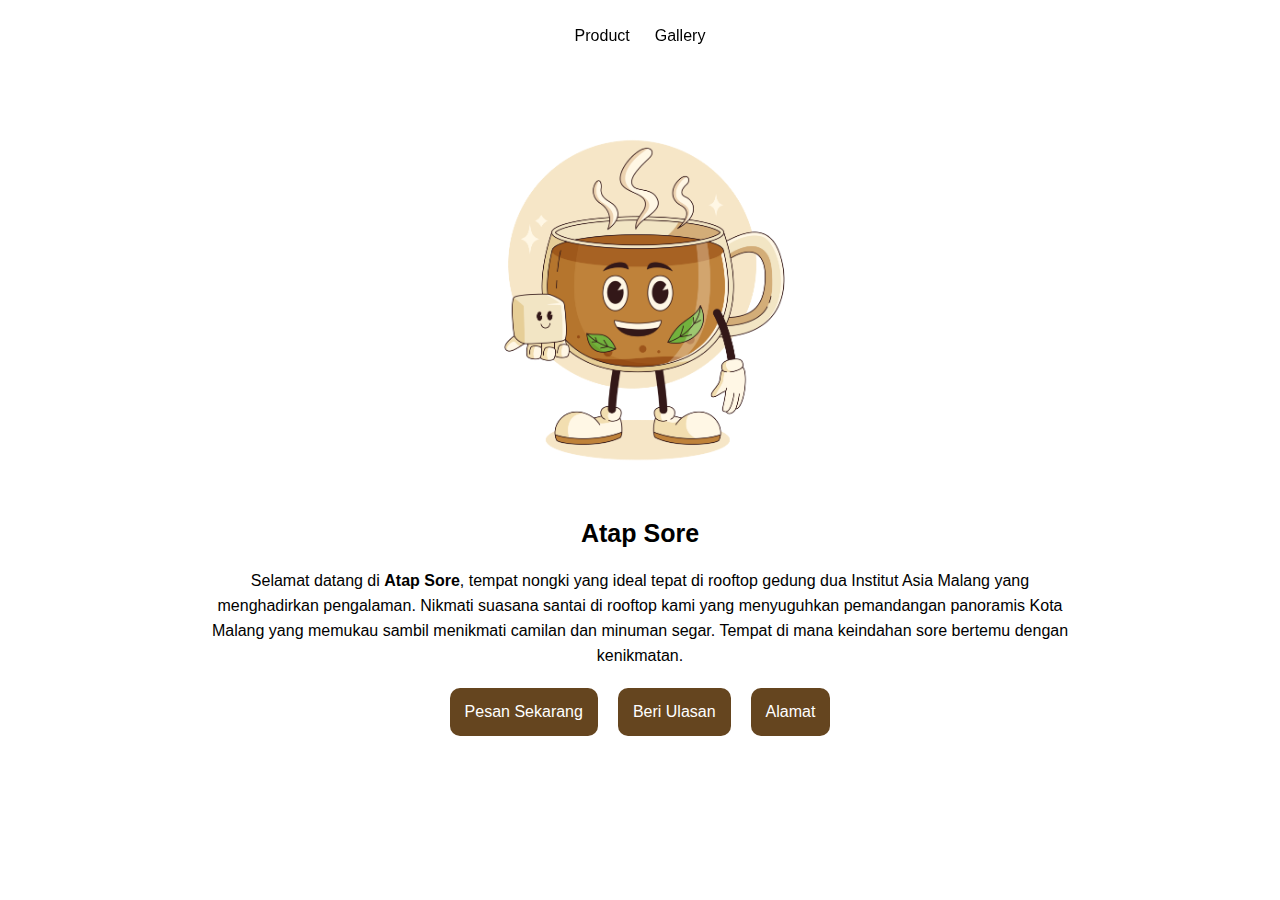
<file: index.html>
<!DOCTYPE html>
<html lang="en">
  <head>
    <meta charset="UTF-8" />
    <meta name="viewport" content="width=device-width, initial-scale=1.0" />
    <title>Atap Sore</title>
    <link rel="icon" href="assets/icons/tea-cup.png" />
    <link rel="stylesheet" href="index.css" />
  </head>
  <body>
    <!-- Navigation Bar -->
    <table class="navbar">
      <tbody class="navbar-container">
        <tr>
          <td class="navbar-items">
            <a href="pages/product.html">Product</a>
            <a href="pages/gallery.html">Gallery</a>
          </td>
        </tr>
      </tbody>
    </table>

    <!-- Hero Section -->
    <table class="hero">
      <tbody class="hero-container">
        <tr>
          <td class="hero-explanation">
            <img src="assets/icons/tea-cup.png" width="400" height="400" />
            <h1>Atap Sore</h1>
            <p>
              Selamat datang di <b>Atap Sore</b>, tempat nongki yang ideal tepat
              di rooftop gedung dua Institut Asia Malang yang menghadirkan
              pengalaman. Nikmati suasana santai di rooftop kami yang
              menyuguhkan pemandangan panoramis Kota Malang yang memukau sambil
              menikmati camilan dan minuman segar. Tempat di mana keindahan sore
              bertemu dengan kenikmatan.
            </p>

            <div class="cta-button">
              <a href="components/order-form.html">Pesan Sekarang</a>
              <a href="components/review-form.html">Beri Ulasan</a>
              <a href="https://asia.ac.id/">Alamat</a>
            </div>
          </td>
        </tr>
      </tbody>
    </table>
  </body>
</html>
</file>
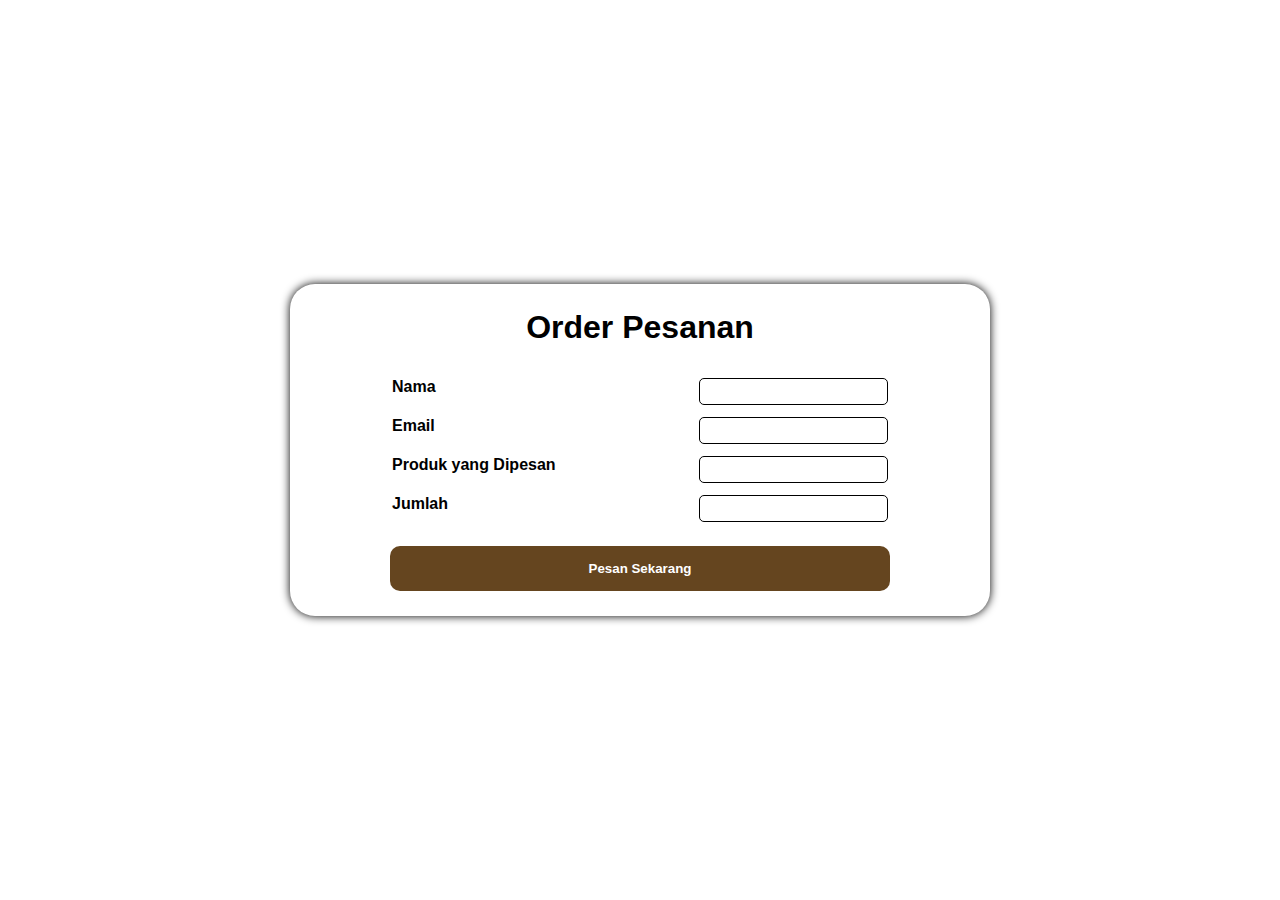
<file: components/order-form.html>
<!DOCTYPE html>
<html lang="en">
  <head>
    <meta charset="UTF-8" />
    <meta name="viewport" content="width=device-width, initial-scale=1.0" />
    <title>Atap Sore</title>
    <link rel="stylesheet" href="components.css" />
    <link rel="icon" href="assets/icons/tea-cup.png" />
  </head>
  <body>
    <form class="order-form">
      <h1>Order Pesanan</h1>
      <table>
        <tr>
          <th>Nama</th>
          <td>
            <input
              type="text"
              id="nama"
              name="nama"
              pattern="[a-zA-Z\s]+"
              required
            />
          </td>
        </tr>
        <tr>
          <th>Email</th>
          <td><input type="email" id="email" name="email" required /></td>
        </tr>
        <tr>
          <th>Produk yang Dipesan</th>
          <td><input type="text" id="produk" name="produk" required /></td>
        </tr>
        <tr>
          <th>Jumlah</th>
          <td>
            <input type="number" id="jumlah" name="jumlah" min="1" required />
          </td>
        </tr>
        <tr>
          <td>
          </td>
        </tr>
      </table>
      <button type="submit">Pesan Sekarang</button>
    </form>
  </body>
</html>
</file>
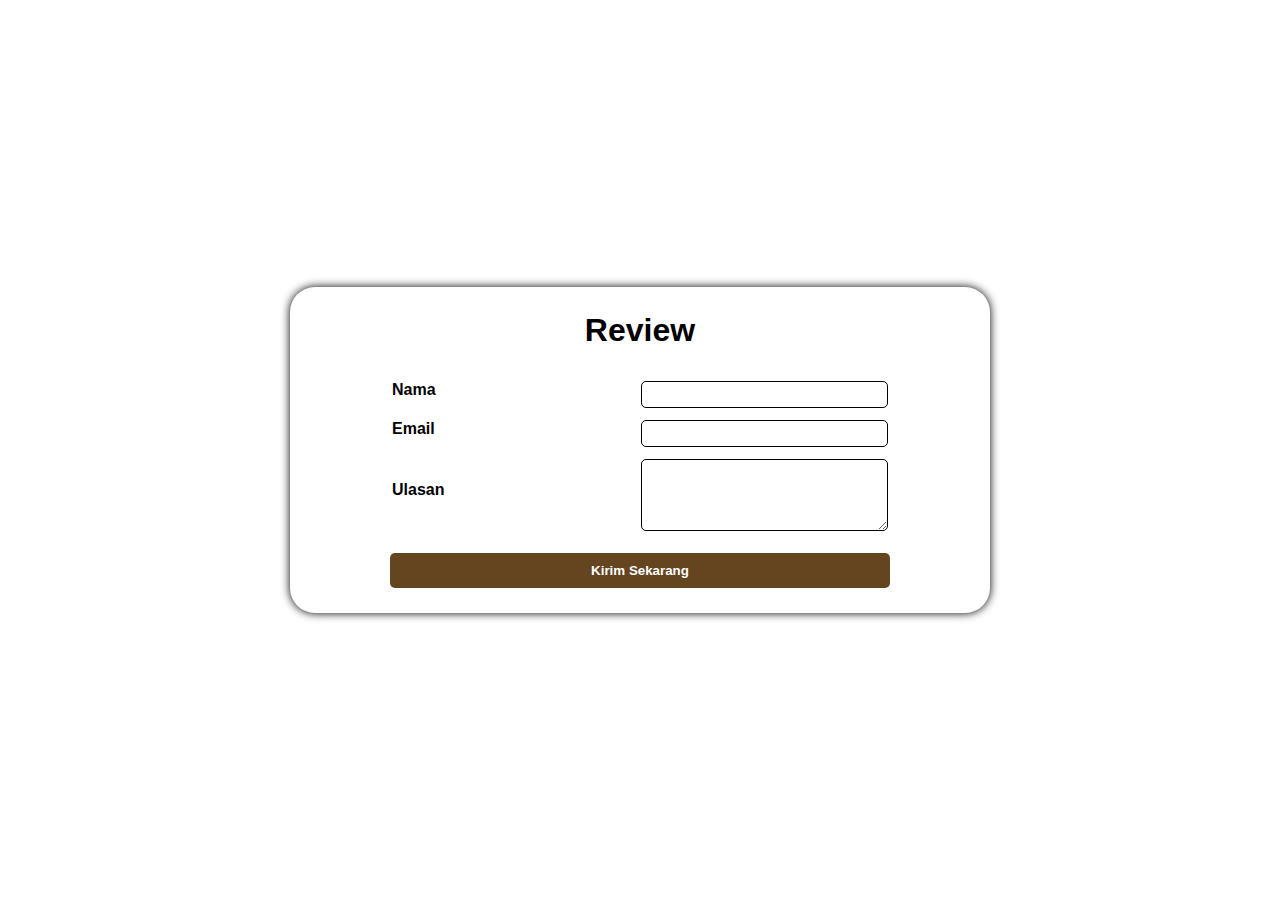
<file: components/review-form.html>
<!DOCTYPE html>
<html lang="en">
  <head>
    <meta charset="UTF-8" />
    <meta name="viewport" content="width=device-width, initial-scale=1.0" />
    <title>Atap Sore</title>
    <link rel="stylesheet" href="components.css" />
    <link rel="icon" href="assets/icons/tea-cup.png" />
  </head>
  <body>
    <form class="review-form">
      <h1>Review</h1>
      <table>
        <tr>
          <th>Nama</th>
          <td>
            <input
              type="text"
              id="nama"
              name="nama"
              pattern="[a-zA-Z\s]+"
              required
            />
          </td>
        </tr>
        <tr>
          <th>Email</th>
          <td><input type="email" id="email" name="email" required /></td>
        </tr>
        <tr>
          <th>Ulasan</th>
          <td>
            <textarea
              id="ulasan"
              name="ulasan"
              rows="4"
              pattern=".{5,}"
              required
            ></textarea>
          </td>
        </tr>
      </table>
      <button type="submit">Kirim Sekarang</button>
    </form>
  </body>
</html>
</file>
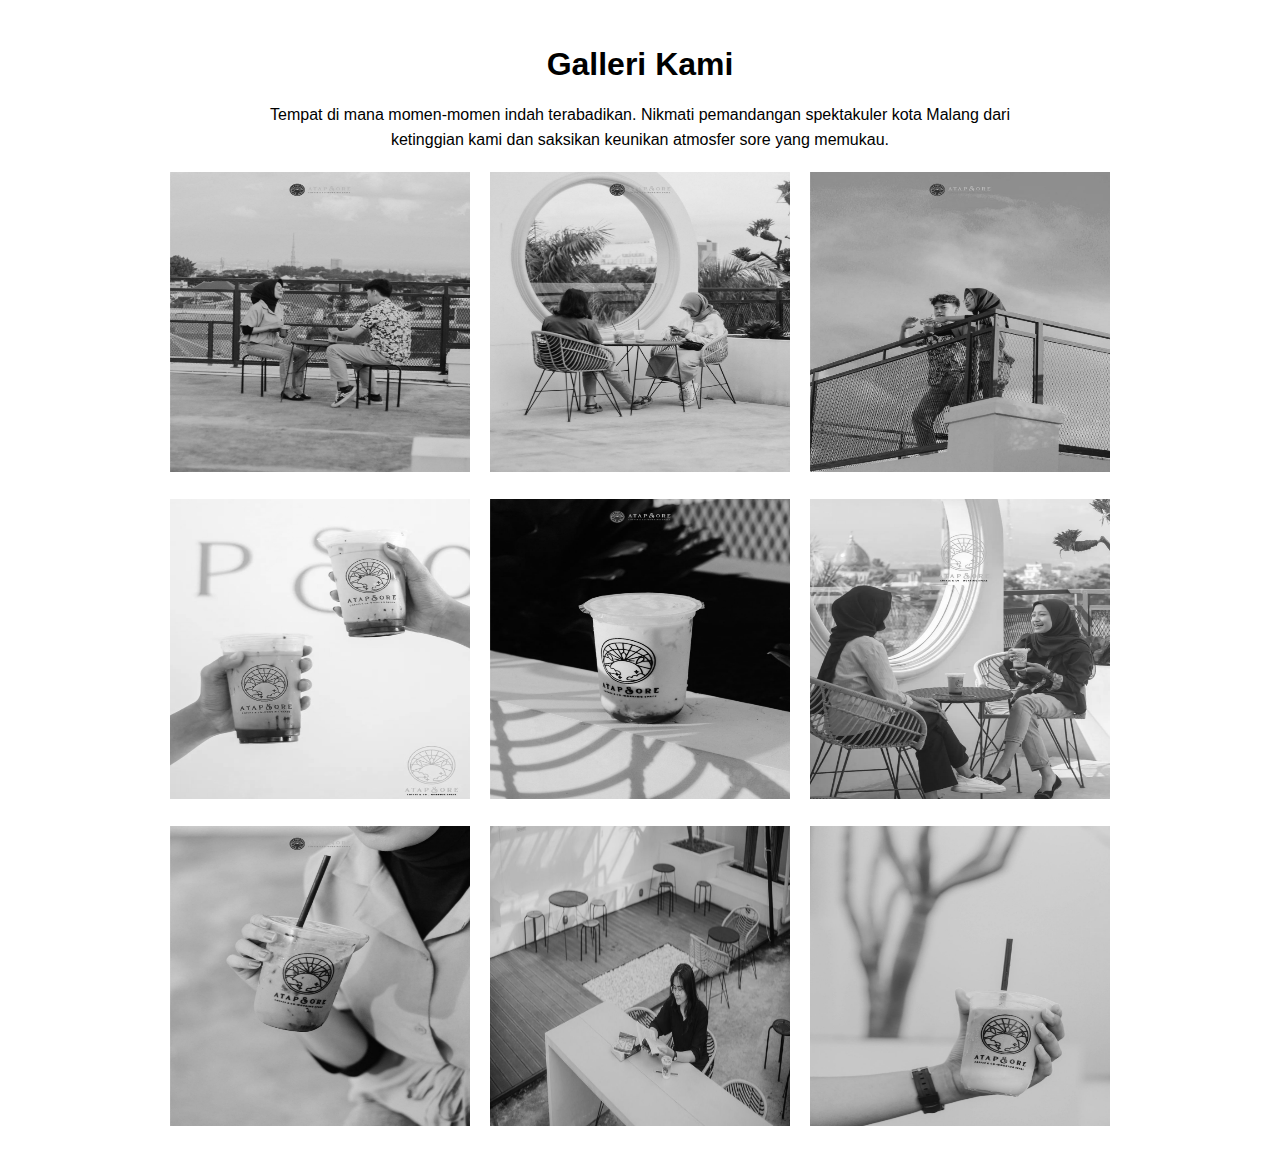
<file: pages/gallery.html>
<!DOCTYPE html>
<html lang="en">
  <head>
    <meta charset="UTF-8" />
    <meta name="viewport" content="width=device-width, initial-scale=1.0" />
    <title>Atap Sore</title>
    <link rel="icon" href="../assets/icons/tea-cup.png" />
    <link rel="stylesheet" href="pages.css" />
  </head>
  <body>
    <!-- Gallery Section -->
    <table class="gallery">
      <tbody class="gallery-container">
        <!-- Gallery Header -->
        <tr>
          <td class="gallery-header">
            <h1>Galleri Kami</h1>
            <p>
              Tempat di mana momen-momen indah terabadikan. Nikmati pemandangan
              spektakuler kota Malang dari ketinggian kami dan saksikan keunikan
              atmosfer sore yang memukau.
            </p>
          </td>
        </tr>

        <!-- Gallery Items -->
        <tr style="display: flex; gap: 20px; justify-content: center">
          <td class="gallery-item">
            <img
              src="../assets/galleri/gambar-satu.jpg"
              width="300"
              height="300"
            />
          </td>
          <td class="gallery-item">
            <img
              src="../assets/galleri/gambar-dua.jpg"
              width="300"
              height="300"
            />
          </td>
          <td class="gallery-item">
            <img
              src="../assets/galleri/gambar-tiga.jpg"
              width="300"
              height="300"
            />
          </td>
        </tr>
        <tr style="display: flex; gap: 20px; justify-content: center">
          <td class="gallery-item">
            <img
              src="../assets/galleri/gambar-empat.jpg"
              width="300"
              height="300"
            />
          </td>
          <td class="gallery-item">
            <img
              src="../assets/galleri/gambar-lima.jpg"
              width="300"
              height="300"
            />
          </td>
          <td class="gallery-item">
            <img
              src="../assets/galleri/gambar-enam.jpg"
              width="300"
              height="300"
            />
          </td>
        </tr>
        <tr style="display: flex; gap: 20px; justify-content: center">
          <td class="gallery-item">
            <img
              src="../assets/galleri/gambar-tujuh.jpg"
              width="300"
              height="300"
            />
          </td>
          <td class="gallery-item">
            <img
              src="../assets/galleri/gambar-delapan.jpg"
              width="300"
              height="300"
            />
          </td>
          <td class="gallery-item">
            <img
              src="../assets/galleri/gambar-sembilan.jpg"
              width="300"
              height="300"
            />
          </td>
        </tr>
      </tbody>
    </table>
  </body>
</html>
</file>
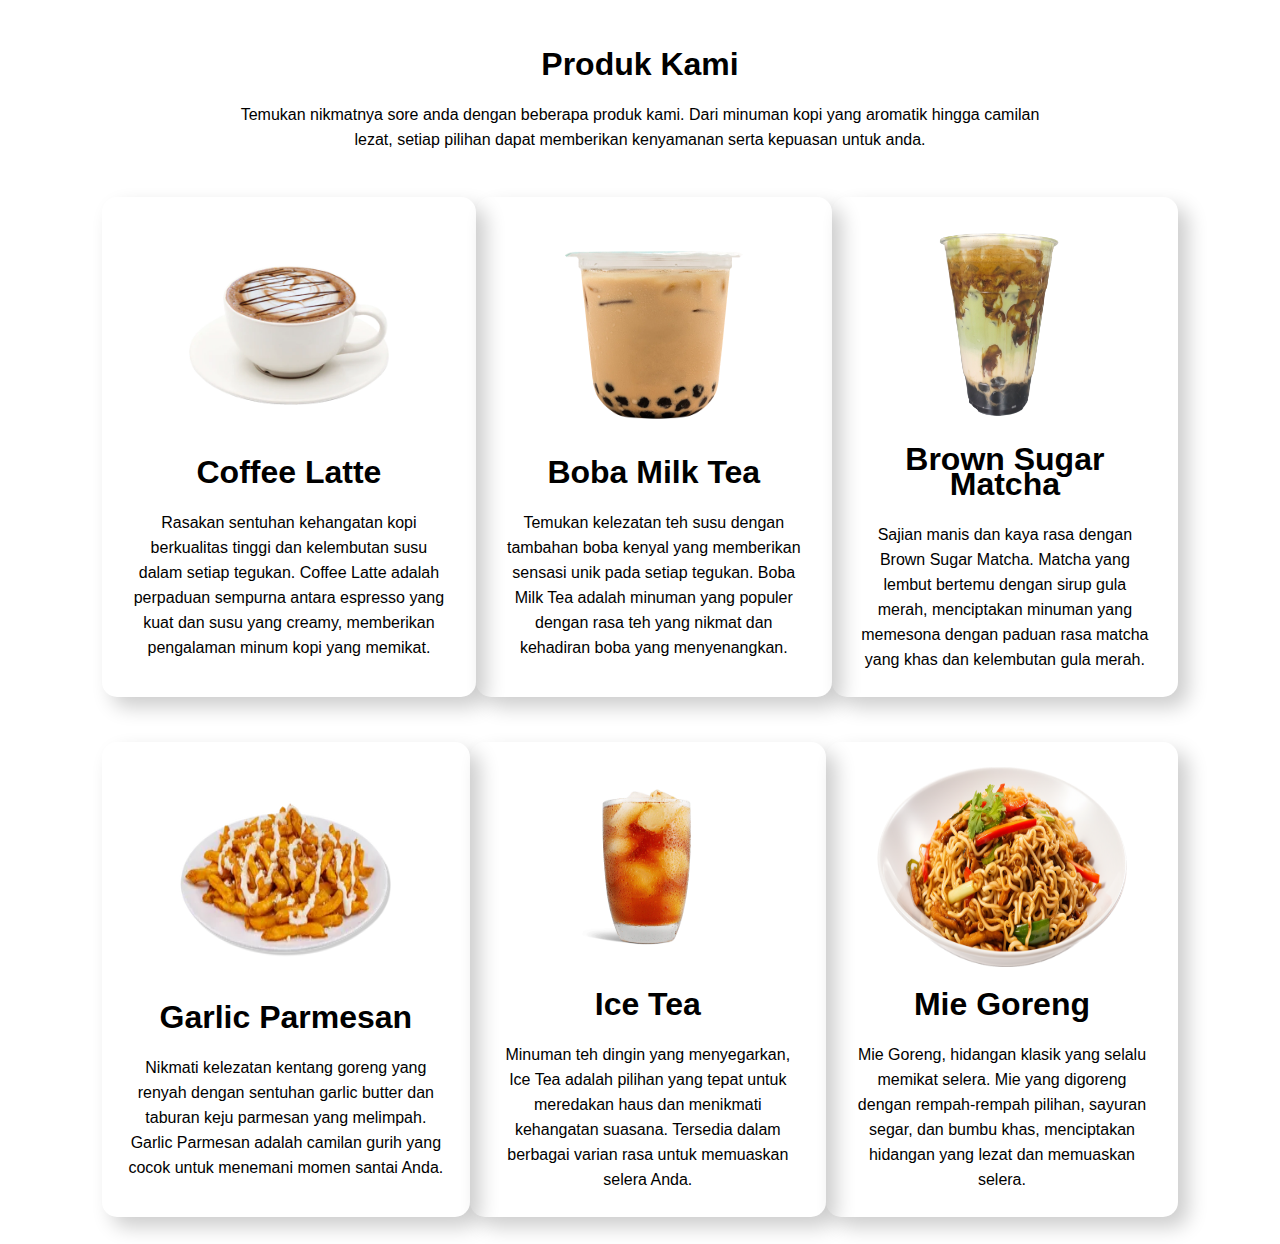
<file: pages/product.html>
<!DOCTYPE html>
<html lang="en">
  <head>
    <meta charset="UTF-8" />
    <meta name="viewport" content="width=device-width, initial-scale=1.0" />
    <title>Atap Sore</title>
    <link rel="icon" href="../assets/icons/tea-cup.png" />
    <link rel="stylesheet" href="pages.css" />
  </head>
  <body>
    <!-- Product Section -->
    <table class="product">
      <!-- Product Header -->
      <tbody class="product-container">
        <tr>
          <td class="product-header">
            <h1>Produk Kami</h1>
            <p>
              Temukan nikmatnya sore anda dengan beberapa produk kami. Dari
              minuman kopi yang aromatik hingga camilan lezat, setiap pilihan
              dapat memberikan kenyamanan serta kepuasan untuk anda.
            </p>
          </td>
        </tr>

        <!-- Product Items -->
        <tr style="display: flex; justify-content: space-evenly">
          <td class="product-item">
            <img
              src="../assets/products/coffee-latte.png"
              width="200"
              height="200"
            />
            <h1>Coffee Latte</h1>
            <p>
              Rasakan sentuhan kehangatan kopi berkualitas tinggi dan kelembutan
              susu dalam setiap tegukan. Coffee Latte adalah perpaduan sempurna
              antara espresso yang kuat dan susu yang creamy, memberikan
              pengalaman minum kopi yang memikat.
            </p>
          </td>
          <td class="product-item">
            <img
              src="../assets/products/boba-milk-tea.png"
              width="200"
              height="200"
            />
            <h1>Boba Milk Tea</h1>
            <p>
              Temukan kelezatan teh susu dengan tambahan boba kenyal yang
              memberikan sensasi unik pada setiap tegukan. Boba Milk Tea adalah
              minuman yang populer dengan rasa teh yang nikmat dan kehadiran
              boba yang menyenangkan.
            </p>
          </td>
          <td class="product-item">
            <img
              src="../assets/products/brown-sugar-matcha.png"
              width="250"
              height="200"
            />
            <h1>Brown Sugar Matcha</h1>
            <p>
              Sajian manis dan kaya rasa dengan Brown Sugar Matcha. Matcha yang
              lembut bertemu dengan sirup gula merah, menciptakan minuman yang
              memesona dengan paduan rasa matcha yang khas dan kelembutan gula
              merah.
            </p>
          </td>
        </tr>
        <tr style="display: flex; justify-content: space-evenly">
          <td class="product-item">
            <img
              src="../assets/products/garlic-parmesan.png"
              width="250"
              height="200"
            />
            <h1>Garlic Parmesan</h1>
            <p>
              Nikmati kelezatan kentang goreng yang renyah dengan sentuhan
              garlic butter dan taburan keju parmesan yang melimpah. Garlic
              Parmesan adalah camilan gurih yang cocok untuk menemani momen
              santai Anda.
            </p>
          </td>
          <td class="product-item">
            <img
              src="../assets/products/ice-tea.png"
              width="250"
              height="200"
            />
            <h1>Ice Tea</h1>
            <p>
              Minuman teh dingin yang menyegarkan, Ice Tea adalah pilihan yang
              tepat untuk meredakan haus dan menikmati kehangatan suasana.
              Tersedia dalam berbagai varian rasa untuk memuaskan selera Anda.
            </p>
          </td>
          <td class="product-item">
            <img
              src="../assets/products/mie-goreng.png"
              width="250"
              height="200"
            />
            <h1>Mie Goreng</h1>
            <p>
              Mie Goreng, hidangan klasik yang selalu memikat selera. Mie yang
              digoreng dengan rempah-rempah pilihan, sayuran segar, dan bumbu
              khas, menciptakan hidangan yang lezat dan memuaskan selera.
            </p>
          </td>
        </tr>
      </tbody>
    </table>
  </body>
</html>
</file>
<file: index.css>
* {
  padding: 0;
  margin: 0;
  text-decoration: none;
  font-family: "Inter", sans-serif;
  transition: all 300ms ease-in-out;
}

body {
  max-width: 1920px;
  margin: auto;
}

/* Navigation Bar */
.navbar {
  display: flex;
  justify-content: center;
  background-color: transparent;
  position: sticky;
  top: 0;
  backdrop-filter: blur(5px);
}

.navbar-container {
  padding: 25px 100px;
}

.navbar-items {
  display: flex;
  gap: 25px;
}

.navbar-items a {
  transition: all 300ms ease-in-out;
  position: relative;
  color: black;
  z-index: 1;
}

.navbar-items a::before {
  position: absolute;
  content: "-";
  transform: scaleX(0);
  height: 2px;
  left: 25px;
  bottom: -10px;
  background-color: #65451f;
  color: transparent;
  transition: all 300ms ease-in-out;
  z-index: -1;
}

.navbar-items a:hover::before {
  transform: scaleX(10);
  font: bold;
}

.navbar-items a:hover {
  transform: translateY(-5px);
}

/* Hero Section */
.hero {
  display: flex;
}

.hero-container {
  padding: 25px 100px;
}

.hero-explanation {
  display: flex;
  flex-direction: column;
  width: 100%;
  align-items: center;
  text-align: center;
  gap: 20px;
}

.hero-explanation h1 {
  font-size: 25px;
  font-weight: bold;
}

.hero-explanation p {
  width: 80%;
  line-height: 25px;
}

.hero-explanation img {
  z-index: -1;
  animation: floating 3s ease-in-out infinite;
}

.cta-button {
  display: flex;
  gap: 20px;
}

.cta-button a {
  background-color: #65451f;
  padding: 15px;
  border-radius: 10px;
  color: white;
  transition: all 300ms ease;
}

.cta-button a:hover {
  background-color: rgb(141, 97, 44);
  padding: 15px;
  border-radius: 10px;
  color: white;
}

/* Custom Animation */
@keyframes floating {
  0% {
    transform: translateY(0px);
  }
  50% {
    transform: translateY(5px);
  }
  100% {
    transform: translateY(0px);
  }
}
</file>
<file: components/components.css>
* {
  padding: 0;
  margin: 0;
  text-decoration: none;
  border: 0;
  font-family: "Inter", sans-serif;
  transition: all 300ms ease-in-out;
}

body {
  max-width: 1920px;
  display: flex;
  justify-content: center;
  align-items: center;
  height: 100vh;
  margin: 0;
}

/* Order Form */
.order-form {
  display: flex;
  flex-direction: column;
  margin: auto;
  gap: 20px;
  padding: 25px 100px;
  width: 500px;
  box-shadow: 0px 0px 10px black;
  border-radius: 25px;
}

.order-form h1 {
  text-align: center;
}

.order-form th {
  text-align: start;
}

.order-form td {
  width: 100%;
}

.order-form input {
  margin-top: 10px;
  padding: 5px;
  border: 1px solid;
  border-radius: 5px;
}

.order-form button {
  cursor: pointer;
  padding: 10px;
  background-color: #65451f;
  color: white;
  border-radius: 10px;
  height: 45px;
  font-weight: bold;
}

.order-form button:hover {
  cursor: pointer;
  padding: 10px;
  background-color: #805828;
  color: white;
  border-radius: 10px;
  height: 45px;
  font-weight: bold;
}

/* Review Form */
.review-form {
  display: flex;
  flex-direction: column;
  margin: auto;
  gap: 20px;
  padding: 25px 100px;
  width: 500px;
  box-shadow: 0px 0px 10px black;
  border-radius: 25px;
}

h1 {
  text-align: center;
}

th {
  text-align: start;
}

td {
  width: 100%;
}

input {
  margin-top: 10px;
  padding: 5px;
  border: 1px solid;
  border-radius: 5px;
}

button {
  cursor: pointer;
  padding: 10px;
  background-color: #65451f;
  color: white;
  border-radius: 5px;
  font-weight: bold;
}

.review-form h1 {
  text-align: center;
}

.review-form th {
  text-align: start;
  width: 50%;
}

.review-form td {
  display: flex;
  width: 100%;
}

.review-form input {
  width: 100%;
  margin-top: 10px;
  padding: 5px;
  border: 1px solid;
  border-radius: 5px;
}

.review-form textarea {
  width: 100%;
  margin-top: 10px;
  padding: 5px;
  border: 1px solid;
  border-radius: 5px;
}
</file>
<file: pages/pages.css>
* {
  padding: 0;
  margin: 0;
  text-decoration: none;
  font-family: "Inter", sans-serif;
  transition: all 300ms ease-in-out;
}

body {
  max-width: 1920px;
  margin: auto;
}

/* Product Section */
.product {
  width: 100%;
}

.product-container {
  display: flex;
  flex-direction: column;
  gap: 20px;
  padding: 25px 100px;
  margin-top: 25px;
  line-height: 25px;
}

.product-header {
  display: flex;
  flex-direction: column;
  justify-content: center;
  text-align: center;
  margin-bottom: 25px;
  gap: 25px;
  max-width: 800px;
  margin: auto;
  line-height: 25px;
}

.product-item {
  margin-top: 25px;
  display: flex;
  flex-direction: column;
  justify-content: center;
  align-items: center;
  text-align: center;
  gap: 25px;
  line-height: 25px;
  max-width: 350px;
  padding: 25px;
  border-radius: 15px;
  background-color: transparent;
  box-shadow: 10px 10px 20px rgba(0, 0, 0, 0.199);
  animation: floating 3s ease-in-out infinite;
}

.product-item:hover {
  box-shadow: 0px 0px 2px rgba(0, 0, 0, 0.425);
}

/* Gallery Pages */

.gallery {
  width: 100%;
}

.gallery-header {
  display: flex;
  flex-direction: column;
  justify-content: center;
  align-items: center;
  text-align: center;
  margin-bottom: 25px;
  gap: 25px;
  max-width: 800px;
  margin: auto;
}

.gallery-container {
  display: flex;
  flex-direction: column;
  gap: 20px;
  padding: 25px 100px;
  margin-top: 25px;
  line-height: 25px;
}

.gallery-item {
  animation: floating 3s ease-in-out infinite;
  filter: grayscale(100); 
}

.gallery-item:hover  {
  filter: grayscale(0);
}

/* Custom Animation */
@keyframes floating {
  0% {
    transform: translateY(0px);
  }
  50% {
    transform: translateY(5px);
  }
  100% {
    transform: translateY(0px);
  }
}
</file>
